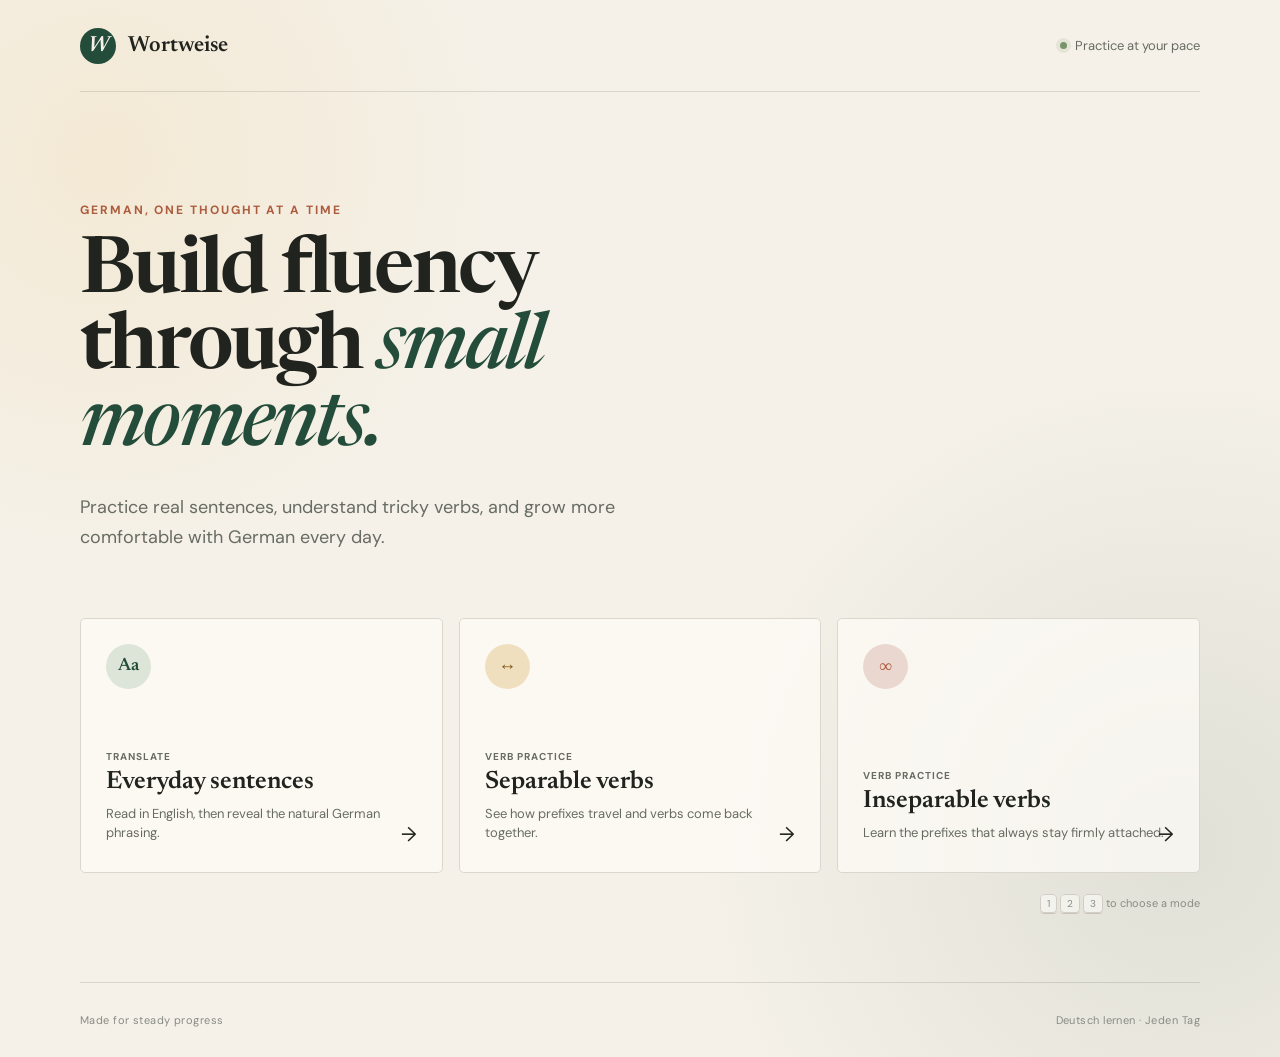
<file: index.html>
<!doctype html>
<html lang="en">
  <head>
    <meta charset="UTF-8">
    <meta name="viewport" content="width=device-width, initial-scale=1.0">
    <meta name="description" content="A focused, friendly German practice app for sentences and verbs.">
    <title>Wortweise — German practice</title>
    <link rel="preconnect" href="https://fonts.googleapis.com">
    <link rel="preconnect" href="https://fonts.gstatic.com" crossorigin>
    <link href="https://fonts.googleapis.com/css2?family=DM+Sans:wght@400;500;600;700&amp;family=Newsreader:opsz,wght@6..72,500;6..72,600&amp;display=swap" rel="stylesheet">
    <link rel="stylesheet" href="styles.css">
  </head>
  <body>
    <div class="page-shell">
      <header class="site-header">
        <button class="brand" type="button" data-action="home" aria-label="Return to home">
          <span class="brand-mark" aria-hidden="true">W</span>
          <span>Wortweise</span>
        </button>
        <div class="header-note"><span class="status-dot"></span> Practice at your pace</div>
      </header>

      <main id="app" tabindex="-1">
        <section id="home-view" class="view home-view" aria-labelledby="home-title">
          <div class="hero-copy">
            <p class="eyebrow">German, one thought at a time</p>
            <h1 id="home-title">Build fluency through <em>small moments.</em></h1>
            <p class="lede">Practice real sentences, understand tricky verbs, and grow more comfortable with German every day.</p>
          </div>

          <div class="mode-grid" aria-label="Practice modes">
            <button class="mode-card mode-card--sentences" type="button" data-mode="sentences">
              <span class="mode-icon" aria-hidden="true">Aa</span>
              <span class="mode-copy">
                <span class="mode-kicker">Translate</span>
                <span class="mode-title">Everyday sentences</span>
                <span class="mode-description">Read in English, then reveal the natural German phrasing.</span>
              </span>
              <span class="arrow" aria-hidden="true">→</span>
            </button>

            <button class="mode-card mode-card--separable" type="button" data-mode="separable">
              <span class="mode-icon" aria-hidden="true">↔</span>
              <span class="mode-copy">
                <span class="mode-kicker">Verb practice</span>
                <span class="mode-title">Separable verbs</span>
                <span class="mode-description">See how prefixes travel and verbs come back together.</span>
              </span>
              <span class="arrow" aria-hidden="true">→</span>
            </button>

            <button class="mode-card mode-card--inseparable" type="button" data-mode="inseparable">
              <span class="mode-icon" aria-hidden="true">∞</span>
              <span class="mode-copy">
                <span class="mode-kicker">Verb practice</span>
                <span class="mode-title">Inseparable verbs</span>
                <span class="mode-description">Learn the prefixes that always stay firmly attached.</span>
              </span>
              <span class="arrow" aria-hidden="true">→</span>
            </button>
          </div>

          <p class="keyboard-hint"><kbd>1</kbd> <kbd>2</kbd> <kbd>3</kbd> to choose a mode</p>
        </section>

        <section id="practice-view" class="view practice-view" aria-live="polite" hidden>
          <div class="practice-topbar">
            <button class="text-button" type="button" data-action="home"><span aria-hidden="true">←</span> All practice</button>
            <span id="mode-label" class="mode-pill"></span>
          </div>

          <article class="practice-card">
            <div class="card-meta">
              <span id="prompt-label">Translate into German</span>
              <span id="item-count"></span>
            </div>
            <p id="prompt" class="prompt"></p>

            <div id="answer-panel" class="answer-panel" hidden>
              <span id="answer-label" class="answer-label">Auf Deutsch</span>
              <p id="answer" class="answer"></p>
              <p id="example" class="example"></p>
            </div>

            <div class="card-actions">
              <button id="reveal-button" class="button button--primary" type="button" data-action="reveal">Show answer <kbd>Space</kbd></button>
              <button class="button button--secondary" type="button" data-action="next">Next <span aria-hidden="true">→</span></button>
            </div>
          </article>

          <p class="practice-tip">Tip: Say your answer aloud before revealing it.</p>
        </section>

        <section id="error-view" class="view error-view" hidden>
          <p class="eyebrow">We hit a snag</p>
          <h1>Practice data couldn’t be loaded.</h1>
          <p id="error-message"></p>
          <button class="button button--primary" type="button" data-action="home">Back home</button>
        </section>
      </main>

      <footer><span>Made for steady progress</span><span>Deutsch lernen · Jeden Tag</span></footer>
    </div>
    <script src="app.js" defer></script>
  </body>
</html>
</file>
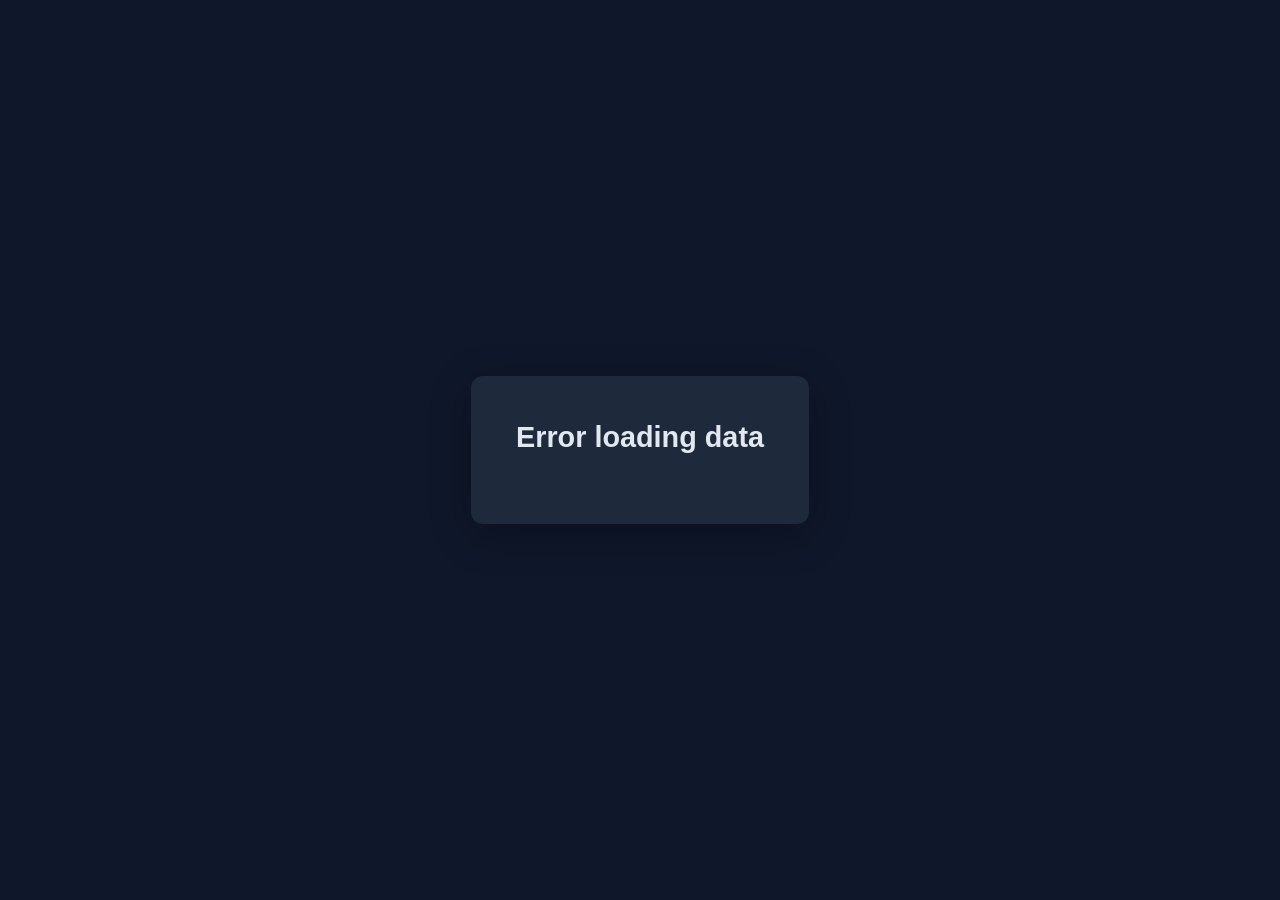
<file: public/index.html>
<!DOCTYPE html>
<html lang="de">
<head>
  <meta charset="UTF-8" />
  <meta name="viewport" content="width=device-width, initial-scale=1.0" />
  <title>Deutsch-Lernprogramm</title>
  <link rel="stylesheet" href="styles.css" />
</head>
<body>
  <div id="app"></div>
  <script src="app.js"></script>
</body>
</html>
</file>
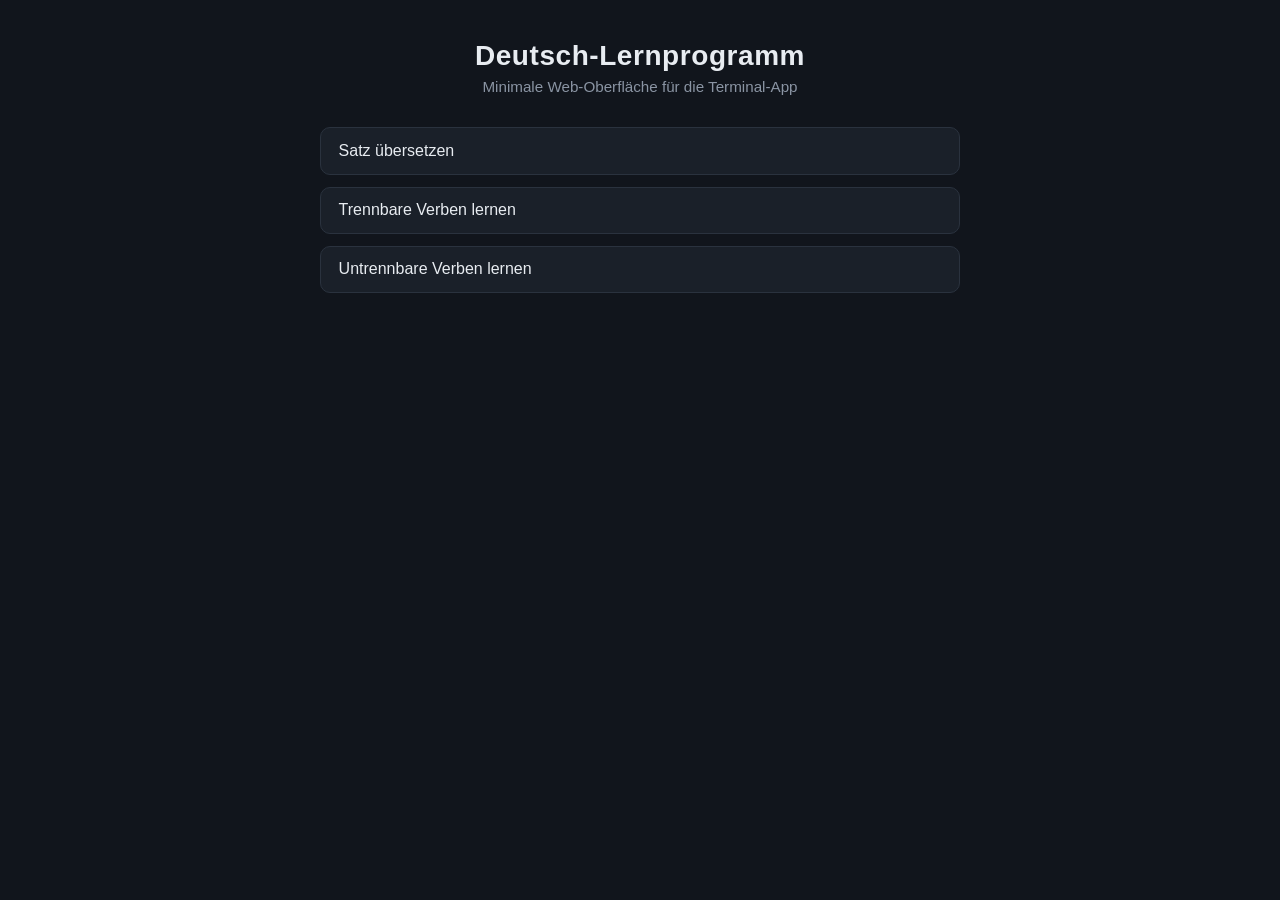
<file: ui/index.html>
<!doctype html>
<html lang="de">
<head>
<meta charset="utf-8">
<meta name="viewport" content="width=device-width, initial-scale=1">
<title>Deutsch-Lernprogramm</title>
<link rel="stylesheet" href="styles.css">
</head>
<body>
<main class="app">
  <header class="app-header">
    <h1>Deutsch-Lernprogramm</h1>
    <p class="subtitle">Minimale Web-Oberfläche für die Terminal-App</p>
  </header>

  <nav id="menu" class="menu" aria-label="Modus wählen">
    <button class="menu-btn" data-mode="sentence">Satz übersetzen</button>
    <button class="menu-btn" data-mode="separable">Trennbare Verben lernen</button>
    <button class="menu-btn" data-mode="inseparable">Untrennbare Verben lernen</button>
  </nav>

  <section id="practice" class="practice" hidden>
    <button id="backBtn" class="back-btn">&larr; Hauptmenü</button>
    <h2 id="practiceTitle"></h2>

    <div class="card">
      <p id="promptText" class="prompt"></p>
      <div id="revealBox" class="reveal" hidden>
        <p id="revealText"></p>
        <p id="exampleText" class="example"></p>
      </div>
    </div>

    <div class="controls">
      <button id="revealBtn"></button>
      <button id="nextBtn">Nächstes</button>
    </div>

    <p id="statusText" class="status" role="status"></p>
  </section>
</main>

<script src="app.js"></script>
</body>
</html>
</file>
<file: styles.css>
:root {
  --ink: #20231e;
  --muted: #676c62;
  --paper: #f5f1e8;
  --card: #fffdf8;
  --line: #dcd7cc;
  --forest: #244c3b;
  --sage: #dce5d7;
  --rust: #ad5b3d;
  --sun: #e3ad45;
  --shadow: 0 18px 50px rgba(54, 49, 37, .09);
}

* { box-sizing: border-box; }

body {
  margin: 0;
  min-height: 100vh;
  color: var(--ink);
  background:
    radial-gradient(circle at 8% 15%, rgba(227, 173, 69, .12), transparent 25rem),
    radial-gradient(circle at 92% 80%, rgba(36, 76, 59, .1), transparent 30rem),
    var(--paper);
  font-family: "DM Sans", sans-serif;
}

button { font: inherit; }
button:focus-visible { outline: 3px solid rgba(173, 91, 61, .4); outline-offset: 3px; }

.page-shell { width: min(1120px, calc(100% - 40px)); min-height: 100vh; margin: auto; display: flex; flex-direction: column; }
.site-header { height: 92px; display: flex; align-items: center; justify-content: space-between; border-bottom: 1px solid rgba(32, 35, 30, .13); }
.brand { border: 0; background: none; padding: 0; display: flex; align-items: center; gap: 12px; color: var(--ink); font: 600 22px "Newsreader", serif; cursor: pointer; }
.brand-mark { width: 36px; height: 36px; display: grid; place-items: center; border-radius: 50%; color: var(--paper); background: var(--forest); font-style: italic; }
.header-note { color: var(--muted); font-size: 13px; display: flex; align-items: center; gap: 8px; }
.status-dot { width: 7px; height: 7px; border-radius: 50%; background: #77936a; box-shadow: 0 0 0 4px rgba(119,147,106,.13); }

main { flex: 1; }
.view { animation: arrive .35s ease both; }
.home-view { padding: clamp(60px, 9vw, 110px) 0 72px; }
.hero-copy { max-width: 750px; }
.eyebrow { margin: 0 0 18px; color: var(--rust); font-weight: 700; font-size: 12px; letter-spacing: .16em; text-transform: uppercase; }
h1 { margin: 0; font: 600 clamp(47px, 7vw, 78px)/.98 "Newsreader", serif; letter-spacing: -.035em; }
h1 em { color: var(--forest); font-weight: 500; }
.lede { max-width: 630px; margin: 28px 0 0; color: var(--muted); font-size: 18px; line-height: 1.65; }

.mode-grid { display: grid; grid-template-columns: repeat(3, 1fr); gap: 16px; margin-top: 65px; }
.mode-card { min-height: 255px; padding: 25px; border: 1px solid var(--line); border-radius: 5px; color: var(--ink); background: rgba(255, 253, 248, .7); text-align: left; cursor: pointer; display: flex; flex-direction: column; align-items: flex-start; transition: transform .2s ease, box-shadow .2s ease, border-color .2s ease; }
.mode-card:hover { transform: translateY(-5px); box-shadow: var(--shadow); border-color: transparent; }
.mode-icon { width: 45px; height: 45px; display: grid; place-items: center; border-radius: 50%; background: var(--sage); color: var(--forest); font: 600 18px "Newsreader", serif; }
.mode-card--separable .mode-icon { background: #f0dfbf; color: #835a19; }
.mode-card--inseparable .mode-icon { background: #ead8d0; color: var(--rust); }
.mode-copy { margin-top: auto; display: flex; flex-direction: column; }
.mode-kicker { color: var(--muted); text-transform: uppercase; letter-spacing: .1em; font-size: 10px; font-weight: 700; }
.mode-title { margin-top: 7px; font: 600 25px "Newsreader", serif; }
.mode-description { margin-top: 9px; color: var(--muted); font-size: 13px; line-height: 1.5; }
.arrow { align-self: flex-end; margin-top: -22px; font-size: 20px; transition: transform .2s ease; }
.mode-card:hover .arrow { transform: translateX(4px); }
.keyboard-hint { margin: 23px 0 0; color: #898c84; font-size: 11px; text-align: right; }
kbd { padding: 2px 6px; border: 1px solid #d2cec5; border-radius: 4px; background: rgba(255,255,255,.5); box-shadow: 0 1px 0 #c9c4ba; font: 10px "DM Sans", sans-serif; }

.practice-view { max-width: 820px; margin: auto; padding: 58px 0 80px; }
.practice-topbar { display: flex; justify-content: space-between; align-items: center; margin-bottom: 22px; }
.text-button { border: 0; background: none; color: var(--muted); padding: 8px 0; cursor: pointer; }
.text-button:hover { color: var(--ink); }
.mode-pill { padding: 7px 12px; border-radius: 99px; background: var(--sage); color: var(--forest); font-size: 11px; font-weight: 700; letter-spacing: .08em; text-transform: uppercase; }
.practice-card { min-height: 470px; padding: clamp(30px, 6vw, 58px); border: 1px solid var(--line); border-radius: 7px; background: var(--card); box-shadow: var(--shadow); display: flex; flex-direction: column; }
.card-meta { display: flex; justify-content: space-between; color: var(--muted); font-size: 11px; font-weight: 700; letter-spacing: .1em; text-transform: uppercase; }
.prompt { max-width: 650px; margin: 55px 0 44px; font: 500 clamp(30px, 5vw, 45px)/1.18 "Newsreader", serif; }
.answer-panel { margin: -15px 0 40px; padding: 24px 27px; border-left: 3px solid var(--rust); background: #f5eee7; }
.answer-label { color: var(--rust); font-size: 10px; font-weight: 700; letter-spacing: .1em; text-transform: uppercase; }
.answer { margin: 10px 0 0; font: 500 24px/1.35 "Newsreader", serif; }
.example { margin: 13px 0 0; color: var(--muted); font-size: 14px; line-height: 1.5; }
.card-actions { margin-top: auto; display: flex; gap: 10px; }
.button { min-height: 48px; padding: 0 21px; border-radius: 4px; border: 1px solid transparent; cursor: pointer; font-weight: 600; font-size: 13px; }
.button--primary { color: white; background: var(--forest); }
.button--primary:hover { background: #18392b; }
.button--secondary { color: var(--ink); background: transparent; border-color: var(--line); }
.button--secondary:hover { background: #f4f0e8; }
.button kbd { margin-left: 10px; color: rgba(255,255,255,.7); border-color: rgba(255,255,255,.3); background: rgba(255,255,255,.08); box-shadow: none; }
.practice-tip { margin: 18px 0 0; color: var(--muted); text-align: center; font-size: 12px; }
.error-view { max-width: 650px; padding: 100px 0; }
.error-view h1 { font-size: 55px; }
.error-view p:not(.eyebrow) { color: var(--muted); line-height: 1.6; margin: 24px 0; }

footer { min-height: 75px; border-top: 1px solid rgba(32, 35, 30, .13); display: flex; align-items: center; justify-content: space-between; color: #888b83; font-size: 11px; letter-spacing: .04em; }
[hidden] { display: none !important; }

@keyframes arrive { from { opacity: 0; transform: translateY(8px); } to { opacity: 1; transform: none; } }
@media (max-width: 760px) {
  .page-shell { width: min(100% - 28px, 600px); }
  .site-header { height: 72px; }
  .header-note, .keyboard-hint { display: none; }
  .home-view { padding-top: 52px; }
  h1 { font-size: clamp(45px, 14vw, 64px); }
  .lede { font-size: 16px; }
  .mode-grid { grid-template-columns: 1fr; margin-top: 42px; }
  .mode-card { min-height: 190px; }
  .practice-view { padding-top: 35px; }
  .practice-card { min-height: 500px; }
  .prompt { margin-top: 45px; }
  .card-actions { flex-direction: column; }
  .button { width: 100%; }
  footer span:last-child { display: none; }
}

@media (prefers-reduced-motion: reduce) {
  *, *::before, *::after { animation-duration: .01ms !important; transition-duration: .01ms !important; }
}
</file>
<file: public/styles.css>
:root {
  --color-blue: #3b82f6;
  --color-green: #22c55e;
  --color-yellow: #eab308;
  --color-cyan: #06b6d4;
  --color-magenta: #a855f7;
  --color-red: #ef4444;
  --color-bg: #0f172a;
  --color-surface: #1e293b;
  --color-text: #e2e8f0;
}

* {
  margin: 0;
  padding: 0;
  box-sizing: border-box;
}

body {
  font-family: 'Segoe UI', Tahoma, Geneva, Verdana, sans-serif;
  background: var(--color-bg);
  color: var(--color-text);
  min-height: 100vh;
  display: flex;
  justify-content: center;
  align-items: center;
  padding: 20px;
}

.app-container {
  width: 100%;
  max-width: 600px;
  background: var(--color-surface);
  border-radius: 12px;
  padding: 30px;
  box-shadow: 0 10px 40px rgba(0, 0, 0, 0.3);
}

.banner {
  text-align: center;
  padding: 15px;
  margin-bottom: 25px;
  border-radius: 8px;
}

.banner-title {
  font-size: 1.8rem;
  font-weight: bold;
}

.title-deutsch {
  color: var(--color-magenta);
}

.section-title {
  font-size: 1.3rem;
  margin-bottom: 20px;
  color: var(--color-cyan);
}

.menu {
  display: flex;
  flex-direction: column;
  gap: 10px;
}

.menu-btn {
  padding: 15px 20px;
  font-size: 1rem;
  border: none;
  border-radius: 8px;
  background: var(--color-blue);
  color: white;
  cursor: pointer;
  text-align: left;
  transition: transform 0.1s, background 0.2s;
}

.menu-btn:hover {
  transform: translateY(-2px);
  background: #2563eb;
}

.menu-btn:active {
  transform: translateY(0);
}

.menu-btn .number {
  color: var(--color-green);
  font-weight: bold;
  margin-right: 10px;
}

.back-btn {
  padding: 10px 15px;
  margin-bottom: 20px;
  background: var(--color-cyan);
  border: none;
  border-radius: 6px;
  color: var(--color-bg);
  cursor: pointer;
  font-weight: bold;
}

.back-btn:hover {
  background: #0891b2;
}

.card {
  background: var(--color-bg);
  border-radius: 8px;
  padding: 25px;
  margin-bottom: 20px;
  text-align: center;
}

.card .text-de {
  font-size: 1.4rem;
  color: var(--color-green);
  margin-bottom: 15px;
}

.card .text-en {
  font-size: 1.2rem;
  color: var(--color-cyan);
  margin-bottom: 10px;
}

.card .example {
  font-size: 1rem;
  color: var(--color-yellow);
  font-style: italic;
}

.controls {
  display: flex;
  flex-wrap: wrap;
  gap: 10px;
  justify-content: center;
}

.control-btn {
  padding: 10px 20px;
  font-size: 0.9rem;
  border: none;
  border-radius: 6px;
  cursor: pointer;
  background: var(--color-surface);
  color: var(--color-text);
  border: 1px solid var(--color-cyan);
  transition: background 0.2s;
}

.control-btn:hover {
  background: var(--color-cyan);
  color: var(--color-bg);
}

.control-btn.primary {
  background: var(--color-green);
  color: var(--color-bg);
  border: none;
}

.control-btn.primary:hover {
  background: #16a34a;
}

.hidden {
  display: none !important;
}

.mode-label {
  display: inline-block;
  padding: 5px 10px;
  border-radius: 4px;
  background: var(--color-yellow);
  color: var(--color-bg);
  font-weight: bold;
  margin-bottom: 15px;
}
</file>
<file: ui/styles.css>
:root {
  --bg: #11151c;
  --panel: #1a2029;
  --text: #e8ecf1;
  --muted: #8a94a3;
  --accent: #ffce00;
  --accent-2: #4ea8de;
  --ok: #4caf7d;
  --danger: #e2574c;
  --radius: 10px;
}

* {
  box-sizing: border-box;
}

body {
  margin: 0;
  min-height: 100vh;
  background: var(--bg);
  color: var(--text);
  font-family: -apple-system, BlinkMacSystemFont, "Segoe UI", Roboto, Helvetica, Arial, sans-serif;
  display: flex;
  justify-content: center;
  padding: 2.5rem 1.25rem;
}

.app {
  width: 100%;
  max-width: 640px;
}

.app-header {
  text-align: center;
  margin-bottom: 2rem;
}

.app-header h1 {
  margin: 0;
  font-size: 1.75rem;
  letter-spacing: 0.02em;
}

.subtitle {
  margin: 0.4rem 0 0;
  color: var(--muted);
  font-size: 0.95rem;
}

.menu {
  display: flex;
  flex-direction: column;
  gap: 0.75rem;
}

.menu-btn,
.controls button,
.back-btn {
  font-size: 1rem;
  font-family: inherit;
  border: none;
  border-radius: var(--radius);
  cursor: pointer;
  padding: 0.85rem 1.1rem;
  transition: transform 0.08s ease, opacity 0.15s ease;
}

.menu-btn {
  background: var(--panel);
  color: var(--text);
  text-align: left;
  border: 1px solid #2a323e;
}

.menu-btn:hover {
  border-color: var(--accent-2);
}

.menu-btn:active,
.controls button:active,
.back-btn:active {
  transform: scale(0.98);
}

.back-btn {
  background: none;
  color: var(--muted);
  padding: 0.4rem 0;
  margin-bottom: 1rem;
}

.back-btn:hover {
  color: var(--text);
}

.practice h2 {
  margin: 0 0 1rem;
  font-size: 1.25rem;
}

.card {
  background: var(--panel);
  border: 1px solid #2a323e;
  border-radius: var(--radius);
  padding: 1.75rem 1.5rem;
  min-height: 7rem;
}

.prompt {
  margin: 0;
  font-size: 1.3rem;
  line-height: 1.5;
}

.reveal {
  margin-top: 1.25rem;
  padding-top: 1.25rem;
  border-top: 1px dashed #2a323e;
}

.reveal p {
  margin: 0;
}

#revealText {
  color: var(--accent);
  font-size: 1.15rem;
  font-weight: 600;
}

.example {
  margin-top: 0.5rem;
  color: var(--muted);
  font-style: italic;
}

.controls {
  display: flex;
  gap: 0.75rem;
  margin-top: 1.25rem;
}

.controls button {
  flex: 1;
}

#revealBtn {
  background: var(--accent-2);
  color: #0a0f14;
}

#nextBtn {
  background: var(--ok);
  color: #0a0f14;
}

.status {
  min-height: 1.2rem;
  color: var(--danger);
  font-size: 0.9rem;
  margin-top: 0.75rem;
}
</file>
